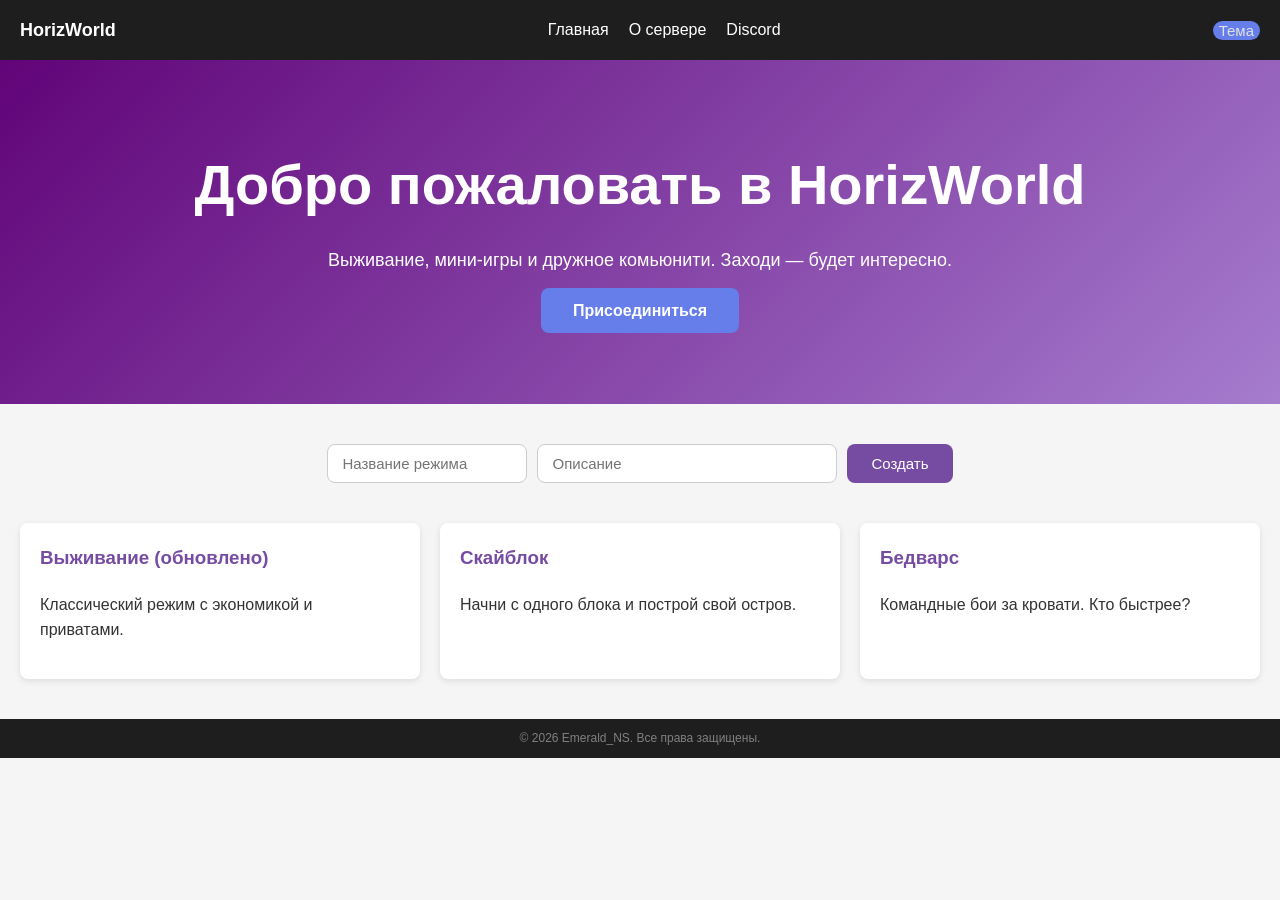
<file: index.html>
<!DOCTYPE html>
<html lang="en">
<head>
    <meta charset="UTF-8">
    <meta name="viewport" content="width=device-width, initial-scale=1.0">
    <title>HorizWorld — макет</title>
    <link rel="stylesheet" href="layout.css">
</head>
<body>
    <div class="page">
        <header class="header">
          <div class="logo">Emerald_NS</div>
          <nav class="menu">
            <a href="#">Главная</a>
            <a href="#">О сервере</a>
            <a href="#">Discord</a>
          </nav>
          <button class="theme-btn">Тема</button>
        </header>

        <section class="hero">
          <h1>Добро пожаловать в HorizWorld</h1>
          <p>Выживание, мини-игры и дружное комьюнити. Заходи — будет интересно.</p>
          <a href="#" class="hero-btn">Присоединиться</a>
        </section>
    
        <main>
          <div class="cards-header">
            <form class="add-form">
              <input type="text" class="input-title" placeholder="Название режима" />
              <input type="text" class="input-desc" placeholder="Описание" />
              <button type="submit" class="add-card-btn">Создать</button>
            </form>
          </div>
          <div class="cards">
            <div class="card">
              <h3>Выживание</h3>
              <p>Классический режим с экономикой и приватами.</p>
            </div>
            <div class="card">
              <h3>Скайблок</h3>
              <p>Начни с одного блока и построй свой остров.</p>
            </div>
            <div class="card">
              <h3>Бедварс</h3>
              <p>Командные бои за кровати. Кто быстрее?</p>
            </div>
          </div>
        </main>
    
        <footer class="footer">
          <p>© 2026 HorizWorld. Все права защищены.</p>
        </footer>
    </div>
    <script src="script.js"></script>
</body>
</html>
</file>
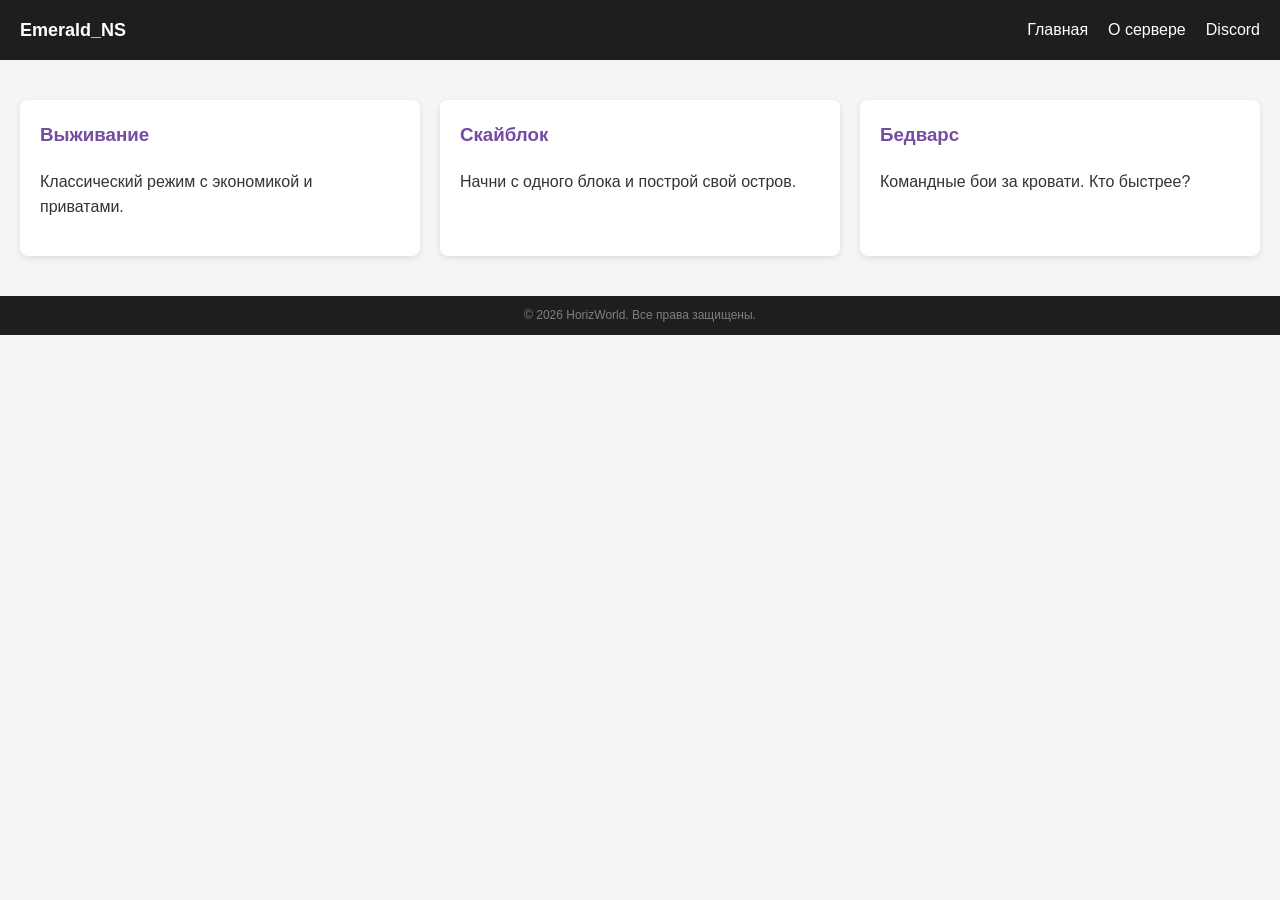
<file: layout.html>
<!DOCTYPE html>
<html lang="en">
<head>
    <meta charset="UTF-8">
    <meta name="viewport" content="width=device-width, initial-scale=1.0">
    <title>HorizWorld — макет</title>
    <link rel="stylesheet" href="layout.css">
</head>
<body>
    <div class="page">
        <header class="header">
          <div class="logo">Emerald_NS</div>
          <nav class="menu">
            <a href="#">Главная</a>
            <a href="#">О сервере</a>
            <a href="#">Discord</a>
          </nav>
        </header>
    
        <main class="cards">
          <div class="card">
            <h3>Выживание</h3>
            <p>Классический режим с экономикой и приватами.</p>
          </div>
          <div class="card">
            <h3>Скайблок</h3>
            <p>Начни с одного блока и построй свой остров.</p>
          </div>
          <div class="card">
            <h3>Бедварс</h3>
            <p>Командные бои за кровати. Кто быстрее?</p>
          </div>
        </main>
    
        <footer class="footer">
          <p>© 2026 HorizWorld. Все права защищены.</p>
        </footer>
    </div>
</body>
</html>
</file>
<file: layout.css>
* {
  box-sizing: border-box;
}

body {
  margin: 0;
  padding: 0;
  font-family: Arial, sans-serif;
  font-size: 16px;
  line-height: 1.6;
  color: #333;
  background: #f5f5f5;
  min-height: 100vh;
  display: flex;
  flex-direction: column;
  transition: background 0.3s, color 0.3s;
}

/* Шапка */
.header {
  display: flex;
  justify-content: space-between;
  align-items: center;
  padding: 0 20px;
  height: 60px;
  background: #1e1e1e;
  color: white;
  transition: background 0.3s, color 0.3s;
}

.logo {
  font-weight: bold;
  font-size: 18px;
}

.menu {
  display: flex;
  gap: 20px;
}

.menu a {
  color: white;
  text-decoration: none;
}

.menu a:hover {
  color: #667eea;
}

/* Карточки */
.cards {
  display: flex;
  gap: 20px;
  padding: 40px 20px;
}

.card {
  flex: 1;
  background: white;
  padding: 20px;
  border-radius: 8px;
  box-shadow: 0 2px 6px rgba(0,0,0,0.1);
  transition: background 0.3s, color 0.3s, transform 0.3s, box-shadow 0.3s;
}

.card:hover {
  transform: translateY(-5px);
  box-shadow: 0 8px 20px rgba(0,0,0,0.15);
  
}

.card h3 {
  margin-top: 0;
  color: #764ba2;
}

/* Футер */
.footer {
  margin-top: auto;
  padding: 10px 20px;
  background: #1e1e1e;
  color: gray;
  font-size: 12px;
  text-align: center;
  transition: background 0.3s, color 0.3s;
}

.footer p {
  margin: 0;
}

@media (max-width: 768px) {
  .cards {
    flex-direction: column;
  }
  .menu {
    gap: 10px;
    font-size: 14px;
  }
  .hero {
    padding: 50px 20px;
  }
  .hero h1 {
    font-size: 32px;
  }
  .hero p {
    font-size: 16px;
  }
}

body.dark {
  background: #1a1a1a;
  color: #e0e0e0;
}

body.dark .card {
  background: #2a2a2a;
  color: #e0e0e0;
}

body.dark .header,
body.dark .footer {
  background: #000;
}

body.dark .card h3 {
  color: #b794f4;
}

body.dark .hero {
  background: linear-gradient(135deg, #4a3a7a, #2a1a4a);
}

.theme-btn {
  background: #667eea;
  color: #e0e0e0;
  border: none;
  border-radius: 12px;
  cursor: pointer;
  font-size: 15px;
  transition: background 0.3s;
}

.theme-btn:hover {
  background:#3356f0;
}

.hero {
  padding: 80px 20px;
  text-align: center;
  background: linear-gradient(135deg, #610479, #a57cce);
  color: white;
  transition: background 0.3s ease;
}

.hero h1 {
  font-size: 56px;
  margin: 0 0 16px;
}

.hero p {
  font-size: 18px;
  margin: 0 0 24px;
  color: white;
}

.hero-btn {
  background: #667eea;
  color: white;
  padding: 14px 32px;
  border-radius: 8px;
  text-decoration: none;
  font-weight: bold;
  transition: background 0.3s;
}

.hero-btn:hover {
  background: #3356f0;
  transform: translateY(-2px);
}

.cards-header {
  display: flex;
  justify-content: center;
  padding: 40px 20px 0;
}

.add-card-btn {
  background: #764ba2;
  color: white;
  border: none;
  padding: 10px 24px;
  border-radius: 8px;
  cursor: pointer;
  font-size: 15px;
  transition: background 0.3s;
}

.add-card-btn:hover {
  background: #667eea;
}

.delete-btn {
  background: #e74c3c;
  color: white;
  border: none;
  padding: 6px 12px;
  border-radius: 6px;
  cursor: pointer;
  font-size: 13px;
  margin-top: 12px;
  transition: background 0.3s;
}

.delete-btn:hover {
  background: #c0392b;
}

.add-form {
  display: flex;
  gap: 10px;
  justify-content: center;
  flex-wrap: wrap;
}

.input-title,
.input-desc {
  padding: 10px 14px;
  border: 1px solid #ccc;
  border-radius: 8px;
  font-size: 15px;
  font-family: inherit;
  outline: none;
}

.input-title {
  width: 200px;
}

.input-desc {
  width: 300px;
}

.input-title:focus,
.input-desc:focus {
  border-color: #764ba2;
}
</file>
